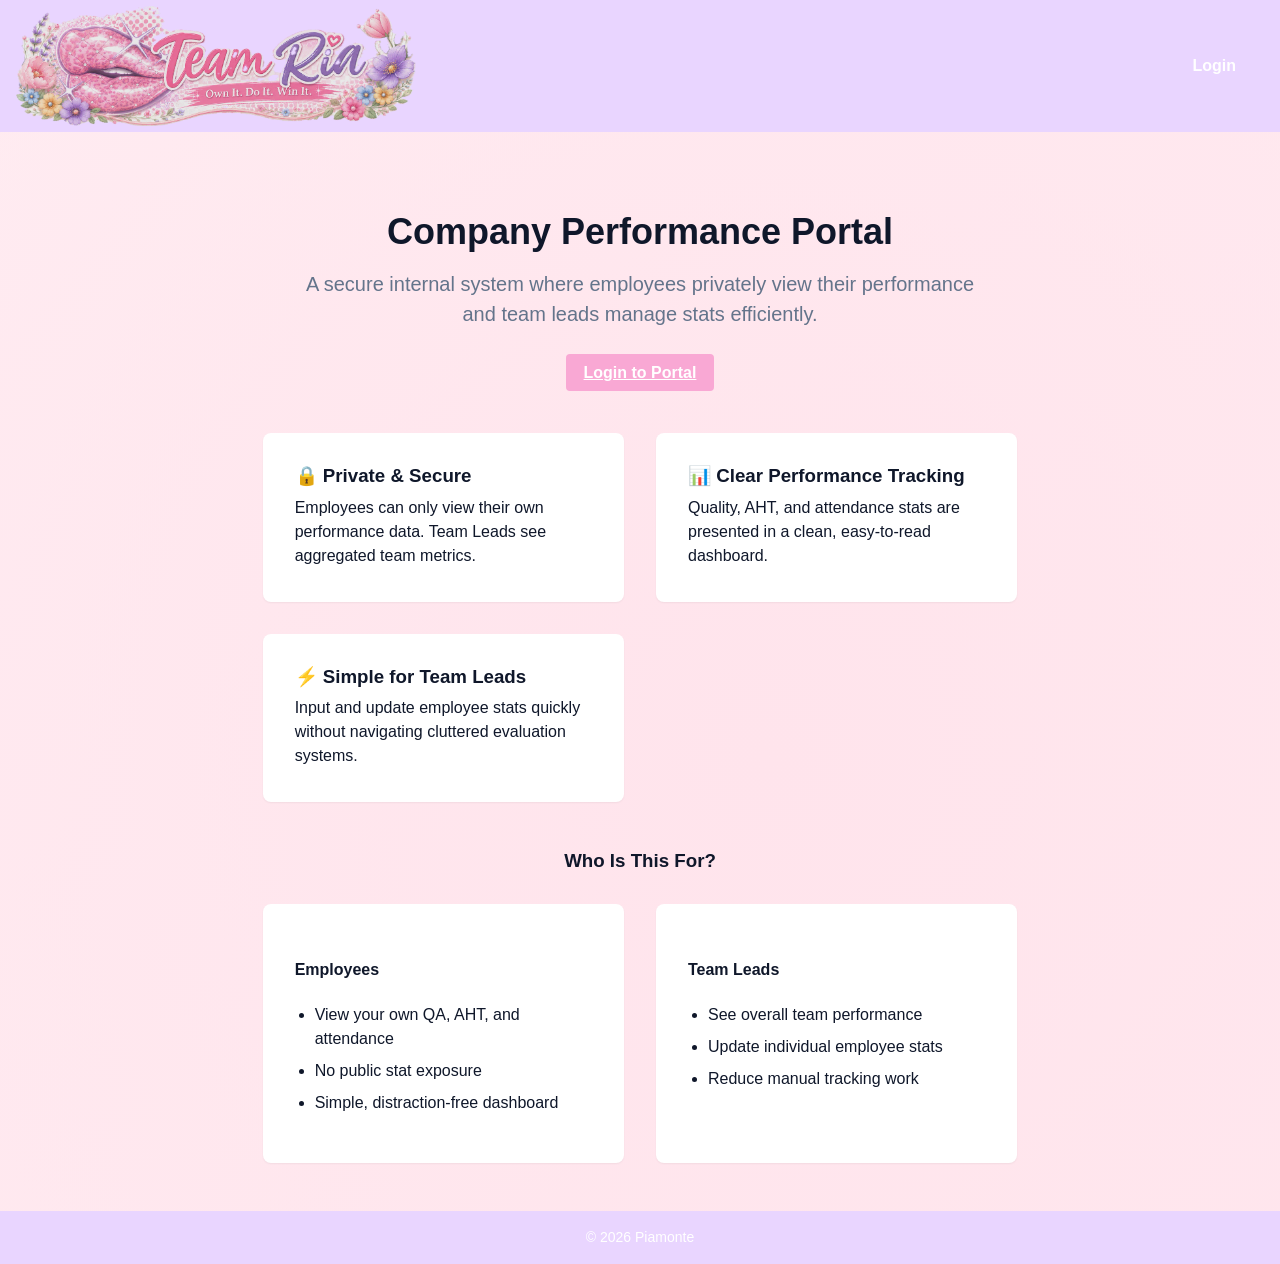
<file: index.html>
<!DOCTYPE html>
<html lang="en">
	<head>
		<meta charset="UTF-8">
		<meta name="viewport" content="width=device-width, initial-scale=1.0">
		<title>My First Website</title>
		<link rel="stylesheet" href="css/style.css">
	</head>
	<body>
		<div class="page-grid">
			<header>
				<div class="header-container">
					<!-- Navigation Practice for Header nav -->
					<h1 class="logo" ><a href="index.html"><img src="assets/logo.png"></a></h1>

					
					<nav>
						<ul>
    							<li>
      								<a href="login.html" class="login-link">Login</a>
    							</li>
  						</ul>
					</nav>

				</div>
			</header>
			
			<main class="homepage">

  				<!-- Hero Section -->
  				<section class="hero">
    					<h2>Company Performance Portal</h2>
    					<p class="hero-subtitle">
      						A secure internal system where employees privately view their performance
      						and team leads manage stats efficiently.
   					 </p>

   					<a href="login.html" class="nav-btn hero-btn">
     						 Login to Portal
					</a>
  				</section>

			<!-- Features Section -->
  			<section class="features">
   				<div class="feature-card">
      					<h3>🔒 Private & Secure</h3>
      						<p>
        						Employees can only view their own performance data.
        						Team Leads see aggregated team metrics.
      						</p>
    				</div>

    				<div class="feature-card">
      						<h3>📊 Clear Performance Tracking</h3>
     						<p>
        						Quality, AHT, and attendance stats are presented in a clean,
        						easy-to-read dashboard.
      						</p>
    				</div>

   				<div class="feature-card">
      						<h3>⚡ Simple for Team Leads</h3>
      						<p>
        						Input and update employee stats quickly without navigating
        						cluttered evaluation systems.
      						</p>
    				</div>
  			</section>

  			<!-- Role Preview -->
  			<section class="roles">
    				<h3>Who Is This For?</h3>

    				<div class="roles-grid">
      					<div class="role-card">
        					<h4>Employees</h4>
        						<ul>
          							<li>View your own QA, AHT, and attendance</li>
          							<li>No public stat exposure</li>
          							<li>Simple, distraction-free dashboard</li>
        						</ul>
      					</div>

      					<div class="role-card">
        					<h4>Team Leads</h4>
        						<ul>
          							<li>See overall team performance</li>
          							<li>Update individual employee stats</li>
          							<li>Reduce manual tracking work</li>
        						</ul>
      					</div>
				</div>
  			</section>

			</main>
	
			<footer>
				&copy; 2026 Piamonte
			</footer>
		</div>
	</body>
</html>
</file>
<file: css/style.css>
/* ----------- For practice delete after ------------------ */

.container {
	display: grid;
	grid-template-columns: repeat(auto-fit, minmax(200px,1fr));
	gap: 16px;
}

/*  Global */

/* ------- root blue print measure --------- */

:root {	
	/* ===================================================
    	 COLOR SYSTEM (Purpose-based, not random)
    	 =================================================== */

  	/* Brand / Action */
 	--color-primary: #E9D5FF;       /* Header, primary buttons */
 	--color-secondary: #F9A8D4;     /* Secondary UI elements */
  	--color-accent: #E9D5FF;        /* Hover, focus, highlights */

  	/* Backgrounds */
  	--color-bg-main: #FFF8F4;       /* Page background */
  	--color-bg-light: #ffffff;      /* Cards, sections, sidebars */
  	--color-bg-dark: #0f172a;       /* Optional dark sections */

  	/* Text */
  	--color-text-dark: #0f172a;     /* Main text */
  	--color-text-muted: #64748b;    /* Secondary text */
  	--color-text-light: #ffffff;    /* Text on dark backgrounds */


  	/* ===================================================
     	TYPOGRAPHY (Hierarchy, not randomness)
     	=================================================== */

  	--font-family-base: 'Nunito',  sans-serif;

  	--font-size-xs: 12px;
  	--font-size-sm: 14px;
  	--font-size-md: 16px;           /* Base body size */
  	--font-size-lg: 20px;
  	--font-size-xl: 28px;
  	--font-size-xxl: 36px;

  	--line-height-tight: 1.2;
  	--line-height-normal: 1.5;
  	--line-height-loose: 1.8;


  	/* ===================================================
    	 SPACING SYSTEM (One scale = visual rhythm)
    	 =================================================== */

 	--space-xs: 4px;
  	--space-sm: 8px;
  	--space-md: 16px;
 	--space-lg: 32px;
 	--space-xl: 48px;


 	 /* ===================================================
    	 BORDERS & RADIUS (Consistency)
    	 =================================================== */

  	--border-width-thin: 1px;
 	--border-width-medium: 2px;

 	--border-color-light: #e5e7eb;
  	--border-color-dark: #0f172a;

 	--radius-sm: 4px;
  	--radius-md: 8px;
  	--radius-lg: 12px;


  	/* ===================================================
    	 SHADOWS (Subtle depth, optional)
     	=================================================== */

  	--shadow-sm: 0 1px 2px rgba(0, 0, 0, 0.05);
  	--shadow-md: 0 4px 8px rgba(0, 0, 0, 0.1);


 	 /* ===================================================
    	 TRANSITIONS (Smooth, not flashy)
     	=================================================== */

  	--transition-fast: 0.15s ease-in-out;
  	--transition-normal: 0.3s ease-in-out;

}

/* ----------- box sizing ------------------*/


* {
  box-sizing: border-box;
}

/* ---------------- Section Grid Layout ------------- */

.page-grid {
	width: 100%;
	display: grid;
	min-height: 100vh;

	grid-template-rows: auto 1fr auto;
	grid-template-areas:
		"header"
		"main"
		"footer";
}

/* ----------------- Reponsive Layout --------------- */

@media (max-width: 768px) {
	.main-section1 {
		grid-template-columns: 1fr;
	}


.main-compare {
  flex-direction: column;   /* 🔥 STACK instead of side-by-side */
  gap: 20px;
}

.compare-center img {
  width: 140px; /* shrink image */
}

.compare-tooltip {
  min-width: 250px;
}


	
.header-container {
  display: flex;
  justify-content: space-between;
  align-items: center;

flex-direction: row;
    flex-wrap: wrap;
    gap: 8px;
}


.stats-grid {
    grid-template-columns: 1fr;
  }


.history-table {
  display: block;
  overflow-x: auto;
  width: 100%;
}






.rank-grid {
  display: flex;
  justify-content: center;
  flex-wrap: wrap;   /* 🔥 allows wrapping */
  gap: 20px;
}




.logo img {
    width: 180px; /* 🔥 key fix */
  }


.profile-pic {
    width: 40px;
    height: 40px;
  }



	
.dashboard {
    grid-template-columns: 1fr;
  }


 .dashboard-sidebar {

  padding: var(--space-lg);

  background: linear-gradient(
    180deg,
    #1e1b2e,
    #0f172a
  );

  border-right: 1px solid rgba(255,255,255,0.08);
font-family: 'Dancing Script', cursive;

  }


.dashboard-content {
    margin-top: 0;
    padding: 12px;
  }


.dashboard-sidebar ul li {
  position: relative;
  margin-bottom: 6px;
}











.dashboard-sidebar h3 {
  color: #fbcfe8;
  font-weight: 700;
  letter-spacing: 1px;
  
font-family: 'Pacifico', cursive !important;
  font-size: 24px;
  color: #fbcfe8;

  margin-bottom: 14px;
}








.stat-card {
    padding: 12px;
  }


}


@media (max-width: 480px) {
  .login-theme-toggle span {
    display: none;
  }
}


/* ------------- body itself ------------- */

body {
  margin: 0;
  font-family: var(--font-family-base);
  font-size: var(--font-size-md);
  line-height: var(--line-height-normal);
  color: var(--color-text-dark);

  overflow-x: hidden;

  background:
    radial-gradient(circle at 20% 20%, #ffe4ec 0%, transparent 40%),
    radial-gradient(circle at 80% 80%, #fbcfe8 0%, transparent 40%),
    linear-gradient(135deg, #fff1f5, #ffe4ec, #fce7f3);

  background-size: 300% 300%;
  animation: gradientMove 8s ease infinite;
}



@keyframes gradientMove {
  0% { background-position: 0% 50%; }
  50% { background-position: 100% 50%; }
  100% { background-position: 0% 50%; }
}





html, body {
  width: 100%;
  margin: 0;
  padding: 0;
}


/* Layout */

header {
	background-color: var(--color-primary);
	color: var(--color-text-light);
	padding: 6px 16px;
}

main:not(.dashboard) {
	margin-top: 30px;
}





.header-container {
  display: flex;
  justify-content: space-between;
  align-items: center;
}





footer {
  width: 100%;              /* 🔥 forces full stretch */
  padding: var(--space-md);
  text-align: center;

  background-color: var(--color-primary);
  color: var(--color-text-light);

  font-size: 14px;

  box-sizing: border-box;   /* 🔥 prevents shrink */

  
}






/* =====================
   Homepage
   ===================== */

.homepage {
  padding: var(--space-xl);
  max-width: 1100px;
  margin: 0 auto;
}

/* Hero */

.hero {
  text-align: center;
  margin-bottom: var(--space-xl);
}

.hero h2 {
  font-size: var(--font-size-xxl);
  margin-bottom: var(--space-md);
}

.hero-subtitle {
  font-size: var(--font-size-lg);
  color: var(--color-text-muted);
  max-width: 700px;
  margin: 0 auto var(--space-lg);
}

.hero-btn {
  padding: var(--space-sm) var(--space-lg);
  font-size: var(--font-size-lg);
}

/* Features */

.features {
  display: grid;
  grid-template-columns: repeat(auto-fit, minmax(260px, 1fr));
  gap: var(--space-lg);
  margin-bottom: var(--space-xl);
}

.feature-card {
  background-color: var(--color-bg-light);
  padding: var(--space-lg);
  border-radius: var(--radius-md);
  box-shadow: var(--shadow-sm);
}

.feature-card h3 {
  margin-bottom: var(--space-sm);
}

/* Roles */

.roles h3 {
  text-align: center;
  margin-bottom: var(--space-lg);
}

.roles-grid {
  display: grid;
  grid-template-columns: repeat(auto-fit, minmax(300px, 1fr));
  gap: var(--space-lg);
}

.role-card {
  background-color: var(--color-bg-light);
  padding: var(--space-lg);
  border-radius: var(--radius-md);
  box-shadow: var(--shadow-sm);
}

.role-card ul {
  padding-left: 20px;
}

.role-card li {
  margin-bottom: var(--space-sm);
}

.dashboard-sidebar ul {
  list-style: none;
  padding-left: 0;
  margin: 0;
}

.dashboard-sidebar li {
  list-style: none;
}

/* --------------- buttton -------------- */

button {
	outline: none;
	border: none;
	background: none;
}

button:focus-visible {
	outline: 2px solid var(--color-accent);
	outline-offset: 2px;
}

/* --------- dashboard -----------*/
.dashboard {
	display: grid;
	grid-template-columns: 250px 1fr;
	min-height: calc(100vh - 80px);
}

.dashboard-sidebar {
	padding: var(--space-lg);
	border-right: 1px solid var(--border-color-light); 
	font-family: 'Dancing Script', cursive;
}

.dashboard-sidebar nav li{
	display: block;
	margin-bottom: var(--space-sm);
}

.dashboard-content {
	background-color: var(--color-bg-main);
	border-radius: var(--radius-lg);
	padding: var(--space-xl);
	margin-top: 10px;
}

.dashboard-content h3 {

	margin-top: var(--space-md);
	padding-bottom: var(--space-xs);
	border-bottom:1px solid var(--border-color-light);
}



.dashboard-sidebar h3 {
  font-family: 'Pacifico', cursive !important;

  font-size: 26px;
  color: #fbcfe8;
  letter-spacing: 1px;

  margin-bottom: 14px;
}





.logo {
  margin: 0;
  display: flex;
  align-items: center;
}




.logo img {
  height: auto;
  width: 400px;
  display: block;
}




/* ---------------- Toggle (+) Button ---------------- */

.toggle-btn {
  display: flex;
  align-items: center;
  justify-content: center;

  width: 28px;
  height: 28px;

  font-size: 18px;
  font-weight: bold;

  border-radius: 50%;
  cursor: pointer;

  background-color: var(--color-primary);
  color: var(--color-text-light);

  transition:
    background-color 0.2s ease,
    transform 0.3s ease;
}

.toggle-btn:hover {
  background-color: var(--color-accent);
  transform: scale(1.05);
}

.toggle-btn:active {
  transform: scale(0.95);
}


/* ✅ Smooth dropdown animation */
#register-body {
  transition: all 0.3s ease;
}



/* ✅ When active (open) */
.toggle-btn.active {
  transform: rotate(180deg);
}


#register-body {
  max-height: 0;
  overflow: hidden;
  transition: max-height 0.3s ease;
}

#register-body.open {
  max-height: 600px; /* adjust if needed */
}



/* =====================
   Theme Switch Toggle
   ===================== */

.theme-switch {
  position: relative;
  display: inline-block;
  width: 52px;
  height: 28px;
}

.theme-switch input {
  opacity: 0;
  width: 0;
  height: 0;
}

.theme-switch .slider {
  position: absolute;
  cursor: pointer;
  inset: 0;
  background-color: #cbd5f5;
  border-radius: 999px;
  transition: background-color 0.25s ease;
}

.theme-switch .slider::before {
  content: "";
  position: absolute;
  height: 22px;
  width: 22px;
  left: 3px;
  top: 3px;
  background-color: white;
  border-radius: 50%;
  transition: transform 0.25s ease;
}

/* ✅ Checked = Dark Mode */
.theme-switch input:checked + .slider {
  background-color: var(--color-primary);
}

.theme-switch input:checked + .slider::before {
  transform: translateX(24px);
}


.theme-switch .slider::after {
  content: "🌙";
  position: absolute;
  right: 6px;
  top: 4px;
  font-size: 12px;
}

.theme-switch input:checked + .slider::after {
  content: "☀️";
  left: 6px;
  right: auto;
}


/* ===========================
   🌙 DARK MODE - CALENDAR
   =========================== */


/* CONTAINER */
body.dark .calendar-container {
  
background: linear-gradient(
    135deg,
    #1e1b2e,
    #312e48,
    #4c1d3a
  );

  border: 1px solid #7c3aed;

  box-shadow: 0 8px 30px rgba(0,0,0,0.6);
}

body.dark .dashboard-sidebar {
  background: linear-gradient(
    180deg,
    #1e1b2e,
    #0f172a
  );

  border-right: 1px solid rgba(255,255,255,0.08);

  box-shadow: 4px 0 20px rgba(0,0,0,0.35);
}


/* HEADER (Sunday–Saturday) */
body.dark .calendar-header {
  font-size: 16px;
  font-weight: 700;

  color: #f472b6; /* stronger pink */

  border-bottom: 1px solid #334155;
}


/* Grid background stays transparent */
body.dark .calendar-grid {
  background: transparent;
}


/* DAY CARDS */
body.dark .calendar-day {
  background: linear-gradient(
    145deg,
    #1e293b,
    #0f172a
  );

  border: 1px solid #334155;

  border-radius: 12px;
  padding: 10px;
  min-height: 120px;

  box-shadow: 0 4px 14px rgba(0,0,0,0.6);

  transition: 0.2s ease;
}



/* HOVER */
body.dark .calendar-day:hover {
  transform: translateY(-4px);
  box-shadow: 0 8px 22px rgba(244,114,182,0.25);
}



/* DATE NUMBER (IMPORTANT) */
body.dark .calendar-day strong {
  font-size: 16px;
  color: #f472b6; /* ✅ make it POP */
  font-weight: 700;
}



/* ENTRY TEXT */
body.dark .calendar-entry {
  font-size: 13px;
  font-weight: 600;

  padding: 5px 8px;
  border-radius: 8px;
}


/* ✅ APPROVED */
body.dark .calendar-entry.approved {
  background-color: rgba(34,197,94,0.2);
  color: #4ade80; /* ✅ brighter green */
}




/* ⏳ PENDING */
body.dark .calendar-entry.pending {
  background-color: rgba(250,204,21,0.2);
  color: #fde047; /* ✅ FIX: brighter yellow */
}



/* ❌ REJECTED */
body.dark .calendar-entry.denied {
  background-color: rgba(239,68,68,0.2);
  color: #f87171; /* ✅ FIX: softer red */
}






body.dark .styled-select {
  background: linear-gradient(145deg, #1e293b, #0f172a);
  color: #f472b6;
  border-color: #334155;
  box-shadow: 0 4px 10px rgba(0,0,0,0.4);
}

body.dark .styled-select:hover {
  box-shadow: 0 6px 16px rgba(236,72,153,0.3);
}

body.dark .styled-select:focus {
  box-shadow: 0 0 0 3px rgba(236,72,153,0.3);
}



body.dark .tab-btn {
  color: #94a3b8; /* muted light gray */
}

body.dark .tab-btn.active {
  background: #f9a8d4;  /* keep pink */

  /* ✅ FORCE DARK TEXT */
  color: #0f172a;  

  box-shadow: 0 0 12px rgba(244,114,182,0.5);
}




/* ------------------ Sidebar Admin Panel -------------------- */

.dashboard-sidebar h4 {
	margin-top: var(--space-lg);
	margin-bottom: var(--space-md);
	font-size: var(--font-size-md);
}

#register-employee-panel {
	background-color: var(--color-bg-light);
	padding: var(--space-md);
	border-radius: var(--radius-md);
	box-shadow: var(--shadow-sm);
}

.stats-grid {
	display: grid;
	grid-template-columns: repeat(auto-fit, minmax(220px, 1fr));
	gap:var(--space-md);
	margin-top: var(--space-lg);
}

/* -------------- What's New --------------- */


.bulletin-item {
  padding: 12px;
  border-bottom: 1px solid var(--border-color-light);
}

.bulletin-item:last-child {
  border-bottom: none;
}


/* ---------------- All texts ---------- */
h1, h2, h3 {
	line-height: var(--line-height-tight);
	margin-top: 0;
}

p {
	margin: 6px 0 2px;   /* ✅ tighter + controlled */
	color: var(--color-text-dark);
}

/* Component */


/* ----------- STAT CARDS --------------- */

.stat-card {
	background-color: var(--color-bg-light);
	padding: var(--space-lg);
	border-radius: var(--radius-md);
	box-shadow: var(--shadow-sm);
	display: flex;
	flex-direction: column;
	gap: var(--space-sm);
	border: 1px solid var(--border-color-light); /* ✅ ADD THIS */
	transition: transform var(--transition-fast),
		    box-shadow var(--transition-fast);
}



.stat-card:hover {
	transform: translateY(-4px);
	box-shadow: var(--shadow-md);
}

.stat-label {
	font-size: var(--font-size-sm);
	color: var(--color-text-muted);
	text-transform: uppercase;
	letter-spacing: 0.05em;
	margin: 0;
}

.stat-value {
	font-size: var(--font-size-xl);
	font-weight: bold;
	color: var(--color-primary);
	margin: 0;
}

.card {
	background: white;
	padding: 20px;
	text-align: center;
	font-weight: bold;
}

.content-paragraph1 {
	padding: 20px;
	background-color: #f9f9f9;
	margin-bottom: 20px;
	grid-area: content;
}

/* --------------------- chart toggle -------------- */


.chart-toggle {
  display: flex;
  gap: 8px;
}

.chart-toggle button {
  padding: 6px 12px;
  font-size: 14px;
  opacity: 0.6;
}

.chart-toggle button.active {
  opacity: 1;
  background-color: var(--color-accent);
}


/* --------------- stat-card table --------------- */

.history-table {
	width: 100%;
	border-collapse: collapse;
	font-size: var(--font-size-sm);
}

.history-table th, .history-table td {
	padding: 10px;
	text-align: center;
	border-bottom: 1px solid var(--border-color-light);
}

.history-table th {
	color: var(--color-text-muted);
	font-weight: bold;
	text-transform: uppercase;
	font-size: 12px;
}

.history-table tr:last-child td {
	border-bottom: none;
}

/* ----------------- Header formats ----------- */
header nav {
	display: flex;
	align-items: center;
	justify-content: space-between;
}

.nav-left{
	display: flex;
	gap: 20px;
}



header h1 {
	color: var(--color-text-light);
	text-decoration: none;
}

header h1 a {
	text-decoration: none;
	color: var(--color-text-light);
}

header nav a {
	color: var(--color-text-light);
	text-decoration: none;
	font-weight: bold;
	padding: var(--space-xs) var(--space-sm);
	border-radius: var(--radius-sm);
	font-size: var(--font-size-md);
	transition: background-color var(--transition-fast), color var(--transition-fast);
}

header nav a:hover {
	background-color: rgba(255, 255, 255, 0.15);
	color: var(--color-text-light);
}


.nav-right {
  display: flex;
  align-items: center;
  gap: 12px;
  position: relative; /* ✅ helps dropdown positioning */
}


.profile-container {
  position: relative; /* ✅ anchor for dropdown */
}

.profile-pic {
  width: 100px;
  height: 100px;
  border-radius: 50%;
  object-fit: cover;
  cursor: pointer;
  transition: transform 0.2s ease;
}

.profile-pic:hover {
  transform: scale(1.05);
}


.menu-icon {
  font-size: 22px;
  background: none;
  border: none;
  cursor: pointer;
  padding: 6px 10px;
  border-radius: 8px;
}

.menu-icon:hover {
  background: rgba(0, 0, 0, 0.08);
}


.dropdown {
  position: absolute;
  top: 50px;
  right: 0;
  background: white;
  border-radius: 10px;
  padding: 10px;
  min-width: 160px;
  box-shadow: 0 5px 15px rgba(0,0,0,0.2);
  display: flex;
  flex-direction: column;
  gap: 8px;
  z-index: 1000;

 opacity: 0;
  transform: translateY(-5px);
  pointer-events: none;
  transition: all 0.2s ease;

}


.profile-container .dropdown {
  right: 0;
}





.dropdown-item {
  display: flex;
  align-items: center;
  justify-content: space-between;
  padding: 8px 12px;
  cursor: pointer;
  border-radius: 6px;
  width: 100%;
  font-size: 14px;
  background: none;
  border: none;
}


.dropdown-item:hover {
  background: rgba(0, 0, 0, 0.08);
}

.dropdown-item.danger {
  color: red;
}



.dropdown:not(.hidden) {
  opacity: 1;
  transform: translateY(0);
  pointer-events: auto;
}



/* ---------- end of header nav ----------- */


/* =====================
   Login Theme Toggle
   ===================== */

.login-theme-toggle {
  display: flex;
  align-items: center;
  gap: 10px;
}

.login-theme-toggle span {
  color: var(--color-text-light);
  font-size: var(--font-size-sm);
}


.login-error {
  color: #dc2626;
  font-weight: 600;
  text-align: center;
  margin-top: 10px;
}

.menu-btn {
  width: 100%;
  padding: 10px 16px;

  display: flex;
  align-items: center;
  gap: 10px;

  border-radius: 20px; /* ✨ softer */

  color: #f8fafc;

  font-weight: 500;

  transition: all 0.25s ease;
}



.menu-btn:hover span,
.menu-btn:hover {
  text-shadow: 0 0 6px rgba(249,168,212,0.4);
}



.menu-btn:hover {
  background: linear-gradient(
    145deg,
    rgba(249,168,212,0.25),
    rgba(244,114,182,0.15)
  );

  transform: translateX(6px) scale(1.02);

  box-shadow: 0 6px 18px rgba(249,168,212,0.3);
}






.menu-btn.active {
  background: linear-gradient(145deg, #fbcfe8, #f9a8d4);

  color: #1e1b2e;
  font-weight: 600;

   font-family: 'Pacifico', cursive !important;

  box-shadow:
    0 10px 25px rgba(249,168,212,0.6),
    0 0 12px rgba(249,168,212,0.5);

  transform: scale(1.05);
  letter-spacing: 0.5px;
}




.menu-btn.active::after {
  content: " 💖";
  margin-left: auto;
}







/* ============= Ranking ====================== */

.ranking-container {
  text-align: center;
  margin-top: 30px;
}




.rank-img {
  width: 100%;   /* ✅ more balanced */
  height: auto;
  border-radius: 0; /* ✅ remove circle */
  border: none;
  object-fit: contain;
}


#rank-qa-img .rank-img {
  width: 150px;   /* ✅ specifically shrink QA */
}


#rank-aht-img {

  display: flex;
  justify-content: center;
  align-items: center;



}


#rank-aht-img img {
  display: block;
  margin: 0 auto;

}




.rank-grid {
  display: flex;
  justify-content: center;
  gap: 30px;
}

.rank-item {

  width: 260px;   /* ✅ forces equal column width */
  display: flex;
  flex-direction: column;
  align-items: center;

  gap: 6px;   /* ✅ uniform vertical spacing */
}


.rank-img-small {
  
width: 110px;   /* ✅ smaller + balanced */
  height: auto;

  border-radius: 0;
  border: none;
  object-fit: contain;
}


.rank-center {
  position: relative;
  display: flex;
  flex-direction: column;
  align-items: center;
  margin-bottom: 20px;
}


.rank-center img {
  max-height: 320px;
}
















.main-navigation {
	background-color: var(--color-bg-light);
	grid-area: sidebar;
}

.main-section1 {
	display: grid;
	grid-template-columns: 2fr 1fr;
	grid-template-areas: "content sidebar";
	gap: 30px;
}

/* ------------- Nav Ul List design -----------------*/

nav ul {
	list-style: none;
	margin: 0;
	padding: 0;
}

nav li {
	display: inline-block;
	margin-right: 20px;
}

main nav a {
	text-decoration: none;
	color: black;
	font-weight: bold;
	padding: 8px 12px;
}

nav a:hover {
	color: var(--color-accent);
}

/* ---------- Nav Position --------------*/

.nav-flex {
	display: flex;
	justify-content: space-between;
	align-items: center;
}

.nav-links {
	display: flex;
	gap: 20px;
}




/* ---------- nav button --------- */

.nav-btn {
	background-color: var(--color-secondary);
	color: var(--color-text-light);
	border: none;
	border-radius: var(--radius-sm);
	font-weight: bold;
	font-size: var(--font-size-md);
	cursor: pointer;
        padding: 10px 18px;
	transition: background-color var(--transition-fast), color var(--transition-fast);
}

.nav-btn:hover {
	background-color: var(--color-accent);
	color: var(--color-text-light);
}

.nav-btn:active {
	transform: scale(0.97);
}


.nav-btn:disabled {
	background-color: gray;
	cursor: not-allowed;
	opacity: 0.6;
}

/* -------------------- Button Intent System -------------------- */

/* Primary - main action (Save Stats) */

.btn-primary {
	background-color: var(--color-primary);
	color: var(--color-text-light);
}

.btn-primary:hover {
	background-color: var(--color-accent);
}

/* Secondary - preferences (Theme toggle) */
.btn-secondary {
	background-color: transparent;
	color: var(--color-text-light);
	border: 1px solid rgba(255, 255, 255, 0.4);
}

.btn-secondary:hover {
	background-color: rgba(255, 255, 255, 0.15);
}

/* Destructive - logout */
.btn-danger {
	background-color: transparent;
	color: #fecaca; /* soft red */	
}

.btn-danger:hover {
	background-color: #dc2626;
	color:white;
}

/* ------------------- logout button stop highlighting ------------------ */

.logout-btn {
	background-color: transparent;
	color: var(--color-text-light);
}

.logout-btn:focus-visible {
	outline: 2px solid #dc2626; /* red = destructive */
}

/* -------------- Team Lead Panel ----------------------- */
.tl-input-panel {
	background-color: var(--color-bg-light);
	padding: var(--space-lg);
	border-radius: var(--radius-lg);
	box-shadow: var(--shadow-sm);
}


/* -------- End of nav button appearance ------- */

.section1-div {
	padding: 40px;
}
/* =====================
   Utilities
   ===================== */

/* ---------- Spacing ---------- */

/* Margin Top */
.mt-5  { margin-top: 5px; }
.mt-10 { margin-top: 10px; }
.mt-20 { margin-top: 20px; }
.mt-40 { margin-top: 40px; }

/* Margin Bottom */
.mb-5  { margin-bottom: 5px; }
.mb-10 { margin-bottom: 10px; }
.mb-20 { margin-bottom: 20px; }
.mb-40 { margin-bottom: 40px; }

/* Margin Left / Right */
.ml-10 { margin-left: 10px; }
.mr-10 { margin-right: 10px; }

/* Padding */
.p-5  { padding: 5px; }
.p-10 { padding: 10px; }
.p-20 { padding: 20px; }
.p-40 { padding: 40px; }

/* Padding X / Y */
.px-10 {
  padding-left: 10px;
  padding-right: 10px;
}

.px-20 {
  padding-left: 20px;
  padding-right: 20px;
}

.py-10 {
  padding-top: 10px;
  padding-bottom: 10px;
}

.py-20 {
  padding-top: 20px;
  padding-bottom: 20px;
}


/* ---------- Text & Alignment ---------- */

.text-left   { text-align: left; }
.text-center { text-align: center; }
.text-right  { text-align: right; }

.fw-bold { font-weight: bold; }
.fw-normal { font-weight: normal; }


/* ---------- Visibility ---------- */

.hidden {
  display: none !important;
}

.visible {
  display: block;
}


/* ---------- Width & Layout ---------- */

.w-100 {
  width: 100%;
}

.max-w-600 {
  max-width: 600px;
}

.max-w-800 {
  max-width: 800px;
}


/* ---------- Backgrounds & Colors ---------- */

.bg-light {
  background-color: #f2f2f2;
}

.bg-white {
  background-color: #ffffff;
}

.bg-dark {
  background-color: #333;
}

.text-muted {
  color: var(--color-text-muted);
}

.text-light {
  color: #fff;
}


/* ---------- Borders & Radius ---------- */

.border {
  border: 1px solid #ccc;
}

.border-dark {
  border: 1px solid #333;
}

.rounded {
  border-radius: 4px;
}

.rounded-lg {
  border-radius: 8px;
}


/* ---------- Cursor & Interaction ---------- */

.cursor-pointer {
  cursor: pointer;
}


/* ---------- Debug (Temporary Use Only) ---------- */

.debug {
  outline: 2px solid red;
}



/* ------------------------------- LOGIN PAGE-----------------------*/
.login-page {
	display: flex;
	justify-content: center;
	align-items: center;
}

.login-card {
	  background: rgba(255,255,255,0.7);
  backdrop-filter: blur(14px);
	padding: var(--space-xl);
	border: 1px solid rgba(255,255,255,0.5);

	
 box-shadow:
    0 20px 60px rgba(244,114,182,0.3),
    0 0 40px rgba(249,168,212,0.3);

	width: 100%;
	max-width: 400px;
	border-radius: 18px;
	animation: fadeUp 0.4s ease;
        position: relative;
	overflow: visible;
	box-shadow:
    0 12px 30px rgba(244,114,182,0.2),
    0 0 40px rgba(249,168,212,0.25); /* new glow */

    z-index: 1;
}

.login-card input:focus {
  background-image: url("data:image/svg+xml,%3Csvg width='20' height='20' fill='%23ec4899' viewBox='0 0 20 20'%3E%3Ccircle cx='10' cy='10' r='3'/%3E%3C/svg%3E");
  background-repeat: no-repeat;
  background-position: right 10px center;
  box-shadow:
    0 0 0 3px rgba(236,72,153,0.25),
    0 0 15px rgba(244,114,182,0.4);
transform: scale(1.02);
}

.logic-card, h2 {
	margin-bottom: var(--space-md);
	text-align: center;
}

.login-card::before,
.login-card::after {
  content: "🌸 🌺 🌷";
  position: absolute;
  font-size: 18px;
  opacity: 0.6;
  animation: floatFlowerSoft 6s infinite ease-in-out;
}

.login-card::before {
  content: "🌸 🌺 🌷 🌼";
  position: absolute;
  top: -30px;
  left: -30px;

  font-size: 22px;
  opacity: 0.6;

  animation: floatSide 5s ease-in-out infinite;
}

.login-card::after {
  content: "🌸 🌸 🌷";
  position: absolute;
  bottom: -30px;
  right: -30px;

  font-size: 20px;
  opacity: 0.6;

  animation: floatSide 6s ease-in-out infinite;
}

.login-card .flower-decor {
  position: absolute;
  font-size: 26px;
  opacity: 0.7;
}

.flower-top-left {
  top: 10px;
  left: 10px;
}

.flower-bottom-right {
  bottom: 10px;
  right: 10px;
}

@keyframes floatFlowerSoft {
  0%   { transform: translateY(0); }
  50%  { transform: translateY(-10px); }
  100% { transform: translateY(0); }
}

@keyframes floatSide {
  0% { transform: translateY(0); }
  50% { transform: translateY(-12px); }
  100% { transform: translateY(0); }
}


/* Form */

.form-group {
	display: flex;
	flex-direction: column;
	margin-bottom: var(--space-md);
}

label {
	font-weight: bold;
	margin-bottom: var(--space-xs);
}

input {
	padding: var(--space-sm);
	border: 1px solid var(--border-color-light);
	border-radius: var(--radius-sm);
	font-size: var(--font-size-md);
}


/* =====================
   Inline Validation
   ===================== */

input.invalid {
  border-color: #dc2626;
}

input.valid {
  border-color: #22c55e;
}

.field-error {
  font-size: var(--font-size-sm);
  color: #dc2626;
  min-height: 1em;
  margin-top: var(--space-xs);
}


/* Fake login button */

.login-btn {
	display: block;
	text-align: center;
	background-color: var(--color-primary);
	color: var(--color-text-light);
	padding: var(--space-sm);
	border-radius: var(--radius-sm);
	text-decoration: none;
	font-weight: bold;
	transition: var(--transition-fast);
}

.login-btn:hover {
	background-color: var(--color-accent);
}

/* ======================
	Dark Theme
 ====================== */

body.dark {
	--color-bg-main: #0f172a;
	--color-bg-light: #1e293b;

	--color-text-dark: #e5e7eb;
	--color-text-muted: #94a3b8;

	--color-primary: #FBCFE8;
}

body.dark .btn-danger.nav-btn:hover {
	background-color: #0ea5e9; /* slightly darker than primary */
	color: #0f172a;
}

body.dark .btn-secondary {
	border-color: rgba(255, 255, 255, 0.3);
	color: var(--color-text-dark);
}

body.dark .btn-danger {
	color: #7f1d1d; /* deep red */
}


/* ======================
   Dark Theme Fix (END)
   ====================== */

body.dark .btn-danger:hover {
  background-color: #0ea5e9;
  color: #0f172a;
}


body.dark .toggle-btn {
  background-color: var(--color-primary);
  color: #0f172a; /* dark text for contrast on light accent */
}




/* =====================
   Theme Switch – Dark Mode Contrast Fix
   ===================== */



body.dark .theme-switch input:checked + .slider {
  background-color: #0f172a; /* strong contrast against header */
  border: 1px solid rgba(255,255,255,0.4);

}


body.dark .theme-switch .slider {
  background-color: #1e293b;
  border: 1px solid rgba(255,255,255,0.25);
  box-shadow:
    inset 0 0 0 1px rgba(255,255,255,0.15);
}


body.dark .theme-switch .slider::before {
  background-color: #f8fafc; /* near-white thumb */
}


.theme-switch input:focus-visible + .slider {
  outline: 2px solid var(--color-accent);
  outline-offset: 3px;
}


.theme-switch .slider {
  box-shadow: 0 2px 6px rgba(0,0,0,0.25);
}


body.dark .theme-switch .slider::before {
  background-color: #f9fafb;
}




body.dark .dropdown-item:hover {
  background-color: rgba(255, 255, 255, 0.08);
}



/* ✅ Sidebar buttons dark mode fix */
body.dark .menu-btn {
  color: var(--color-text-dark);
}


body.dark .menu-btn.active {
  background-color: var(--color-primary);
  color: #0f172a; /* dark text for contrast */
}


body.dark .dropdown {
  background: #1e293b;
}


body.dark .dropdown-item {
  color: #e5e7eb;
}



/* ✅ Fix LIGHT MODE readability for theme toggle */
body:not(.dark) .theme-toggle-wrapper span {
  color: #0f172a; /* strong dark text */
  font-weight: 600;
}


/* ✅ QA Sub Boxes (TL View) */


.sub-box {
  background: rgba(0,0,0,0.03);
  padding: 10px;
  border-radius: 8px;
  text-align: center;
}

.sub-label {
  font-size: 12px;
  color: var(--color-text-muted);
  margin-bottom: 4px;
}

.sub-value {
  font-size: 16px;
  font-weight: bold;
}

/* ✅ LIGHT MODE SIDEBAR FIX */
body:not(.dark) .dashboard-sidebar {
  background: #ffffff; /* clean white */
  border-right: 1px solid var(--border-color-light);
  box-shadow: 4px 0 20px rgba(0,0,0,0.05);
}


body:not(.dark) .dashboard-sidebar ul li {
  color: #334155; /* ✅ FIX bullet + text */
}



body:not(.dark) .dashboard-sidebar h3 {
  font-family: 'Pacifico', cursive !important;

  color: #db2777;
  font-size: 26px;
}


body:not(.dark) .menu-btn {
  color: #334155; /* ✅ DARK TEXT (FIXES VISIBILITY) */
  font-weight: 600;
  background: transparent;
}


/* ✅ icons/emojis visibility */
body:not(.dark) .menu-btn span,
body:not(.dark) .menu-btn {
  opacity: 1;
}


/* ✅ hover */
body:not(.dark) .menu-btn:hover {
  background: rgba(236, 72, 153, 0.08);
  color: #db2777;
}

/* ✅ active */
body:not(.dark) .menu-btn.active {
  background: linear-gradient(145deg, #fbcfe8, #f9a8d4);
  color: #1e1b2e;
}


/* 🌙 DARK MODE MODAL */




/* ✅ Avatar Stack (Ranking UI) */




.avatar-stack {
  display: flex;
  flex-direction: column;   /* 🔥 THIS IS THE FIX */
  align-items: center;
  gap: 0;   /* ✅ proper spacing between rows */
 
}




.avatar-row {
  display: flex;
  justify-content: center;
 gap: 8px;   /* ✅ adds breathing space */
}


.avatar-row:nth-child(2) {
  margin-top: -8px;
}

.avatar-row:nth-child(3) {
  margin-top: -14px;
}



.rank-item span {
  display: block;
  text-align: center;
  max-width: 250px;
  word-wrap: break-word;
  
  margin-top: 2px;
  line-height: 1.3;

}




.avatar-stack .avatar {
  


 
  width: 100px;
  height: 100px;




 
  flex-shrink: 0;   /* ✅ PREVENT shrinking */
  
object-fit: cover;
object-position: center top;



   margin-left: -15px; /* ✅ stronger overlap = connected arms effect */

  transition: transform 0.2s ease;
}

.avatar-stack .avatar:first-child {
  margin-left: 0;
}


.pyramid {
  display: flex;
  flex-direction: column;
  align-items: center;
  gap: 6px;
}


.pyramid-row {
  display: flex;
  justify-content: center;
}

.row-top {
  max-width: 60px;    /* 1 avatar */
}

.row-middle {
  max-width: 140px;   /* 2-3 avatars */
}

.row-bottom {
  max-width: 220px;   /* 3-4 avatars */
}






/* ✅ hover effect */
.avatar-stack .avatar:hover {

 transform: scale(1.1) translateY(-6px);
  z-index: 20;

}





/* 🌸 GIRLY ROSE BACKGROUND */
.calendar-container {
  width: 100%;

  background: linear-gradient(
    135deg,
    #fff1f5 0%,   /* very light blush */
    #ffe4ec 40%,
    #fce7f3 100%  /* soft rose pink */
  );

  border-radius: 16px;
  padding: 20px;

  box-shadow: 
    0 10px 30px rgba(236,72,153,0.15); /* pink glow */

  border: 1px solid #fbcfe8;
}




/* 🌸 HEADER DAYS */
.calendar-header {
  display: grid;
  grid-template-columns: repeat(7, 1fr);
  text-align: center;
  font-weight: 700;
  font-size: 16px; /* ✅ bigger */
  color: #db2777; /* stronger pink */
  margin-bottom: 12px;
  padding-bottom: 10px;
  border-bottom: 2px solid #fbcfe8;
}


.calendar-header div {
  font-size: 14px;
}


/* 🌸 GRID */
.calendar-grid {
  display: grid;
  grid-template-columns: repeat(7, 1fr);
  gap: 14px;
}



/* 🌸 DAY CARD */

.calendar-day {
  background: rgba(255, 255, 255, 0.75); /* semi-transparent white */

  backdrop-filter: blur(6px); /* 🔥 glass effect */

  border-radius: 12px;
  padding: 10px;

  border: 1px solid #fbcfe8;

  box-shadow: 0 4px 12px rgba(236,72,153,0.1);

  min-height: 120px;
}





/* hover */
.calendar-day:hover {
  transform: translateY(-4px);
  box-shadow: 0 8px 18px rgba(0,0,0,0.1);
}



/* 📅 DATE NUMBER */
.calendar-day strong {
  display: block;
  font-size: 16px; /* ✅ bigger */
  color: #111827; /* ✅ dark readable */
  margin-bottom: 6px;
}



/* 🌸 ENTRY TEXT */
.calendar-entry {
  font-size: 13px; /* ✅ increased */
  padding: 5px 8px;
  border-radius: 8px;
  margin-top: 4px;
  font-weight: 600;
}



/* ✅ APPROVED */
.calendar-entry.approved {
  background-color: #dcfce7;
  color: #166534; /* darker green */
}



/* ⏳ PENDING */
.calendar-entry.pending {
  background-color: #fef3c7;
  color: #92400e; /* darker yellow/brown */
}


/* ❌ REJECTED */
.calendar-entry.denied {
  background-color: #fee2e2;
  color: #991b1b; /* darker red */
}






/* 🌸 GIRLY DROPDOWN */

.styled-select {
  width: 220px;
  padding: 10px 12px;

  font-size: 14px;
  font-weight: 600;

  border-radius: 12px;
  border: 1px solid #fbcfe8;

  background: linear-gradient(145deg, #fff, #fff0f6);
  color: #db2777; /* pink text */

  cursor: pointer;

  box-shadow: 0 4px 10px rgba(249,168,212,0.2);

  transition: all 0.2s ease;
}

/* 🌸 hover */
.styled-select:hover {
  box-shadow: 0 6px 14px rgba(249,168,212,0.4);
  transform: translateY(-2px);
}

/* 🌸 focus */
.styled-select:focus {
  outline: none;
  border-color: #ec4899;
  box-shadow: 0 0 0 3px rgba(236,72,153,0.25);
}

/* 🌸 dropdown arrow customization */
.styled-select {
  appearance: none;
  -webkit-appearance: none;
  -moz-appearance: none;

  background-image: url("data:image/svg+xml;charset=UTF-8,%3Csvg width='20' height='20' fill='%23ec4899' viewBox='0 0 20 20' xmlns='http://www.w3.org/2000/svg'%3E%3Cpath d='M5.23 7.21a.75.75 0 0 1 1.06.02L10 10.94l3.71-3.7a.75.75 0 1 1 1.06 1.06l-4.24 4.25a.75.75 0 0 1-1.06 0L5.21 8.29a.75.75 0 0 1 .02-1.08z'/%3E%3C/svg%3E");

  background-repeat: no-repeat;
  background-position: right 10px center;
  background-size: 18px;

  padding-right: 40px;
}


.calendar-day.empty {
  background: transparent;
  border: none;
  box-shadow: none;
  cursor: default;
}



/* ===========================
   🌸 QA MINI BOXES (LIGHT MODE)
   =========================== */

.qa-sub-grid {
  display: grid;
  grid-template-columns: 1fr 1fr;
  gap: 10px;
  margin-top: 12px;
}



/* Main box */
.sub-box {
  background: linear-gradient(
    145deg,
    #ffffff,
    #fff0f6
  );

  padding: 14px;
  border-radius: 14px;

  text-align: center;

  border: 1px solid #fbcfe8;

  box-shadow: 
    0 6px 16px rgba(236,72,153,0.15),
    inset 0 1px 0 rgba(255,255,255,0.6);

  transition: all 0.25s ease;
  cursor: default;
}

/* hover glow */
.sub-box:hover {
  transform: translateY(-4px) scale(1.03);

  box-shadow:
    0 12px 26px rgba(236,72,153,0.25),
    0 0 12px rgba(244,114,182,0.25);
}

/* label */
.sub-label {
  font-size: 12px;
  color: #9f1239; /* deeper pink */
  font-weight: 600;
  margin-bottom: 6px;
  letter-spacing: 0.3px;
}

/* number (VERY IMPORTANT) */
.sub-value {
  font-size: 22px; /* 🔥 BIGGER */
  font-weight: 800;
  color: #db2777; /* strong pink */

  text-shadow: 0 2px 6px rgba(236,72,153,0.25);
}

/* single box (centered for standard) */
.sub-box.single {
  grid-column: span 2;
}


.calendar-entry span {
  opacity: 0;
  transition: 0.2s;
}

.calendar-entry:hover span {
  opacity: 1;
}


.chart-tabs {
  display: flex;
  gap: 10px;
  margin-bottom: 10px;
  border-bottom: 2px solid rgba(255,255,255,0.1);
}

.tab-btn {
  padding: 8px 16px;
  border-radius: 8px 8px 0 0;
  cursor: pointer;
  background: transparent;
 color: var(--color-text-muted);
  font-weight: 600;
  opacity: 0.8;
}

.tab-btn.active {
  background: var(--color-primary);
  color: #1e1b2e;  /* dark text for contrast */
  box-shadow: 0 -2px 10px rgba(0,0,0,0.2);
  font-weight: 700;
}


.tab-btn:hover {
  opacity: 1;
  color: #fbcfe8;
}





.compare-tooltip {
  position: absolute;

  bottom: 120%;
  left: 50%;
  transform: translateX(-50%);

  background: linear-gradient(145deg, #0f172a, #1e293b);

    padding: 18px;
  border-radius: 16px;

  box-shadow:
    0 15px 35px rgba(0,0,0,0.6);

  border: 1px solid rgba(244,114,182,0.3);

  z-index: 999;

  display: none;  /* ✅ ✅ ONLY THIS controls visibility */

  backdrop-filter: blur(10px);

  
 width: fit-content;   /* ✅ lets content breathe */
  min-width: 360px;     /* ✅ ensures horizontal layout */

}







.compare-row {
  display: flex;              /* ✅ switch to flex (better control) */
  align-items: center;        /* ✅ vertical alignment */
  justify-content: center;    /* ✅ center everything */
  gap: 30px;                  /* ✅ spacing between 3 sections */
 
}









.compare-box {
  width: 130px;
  text-align: center;

  padding: 14px;

  border-radius: 18px; /* 💖 softer corners */

  background: linear-gradient(
    145deg,
    rgba(255, 240, 245, 0.15),
    rgba(255, 182, 193, 0.15)
  );

  backdrop-filter: blur(8px); /* ✨ glassy */

  border: 1px solid rgba(255, 192, 203, 0.4);

  box-shadow:
    0 8px 20px rgba(255, 182, 193, 0.2),
    inset 0 1px 0 rgba(255,255,255,0.3);

  transition: all 0.3s ease;


  opacity: 0;
  visibility: hidden;

  transform: translateY(10px); /* slight float */

  transition: all 0.35s ease;

}





.main-compare:hover .compare-box {
  opacity: 1;
  visibility: visible;
  transform: translateY(0);
}






.compare-box h4 {
  color: #f472b6;

  font-size: 14px;
  font-weight: 700;

  letter-spacing: 0.5px;

  margin-bottom: 8px;

  font-family: 'Pacifico', cursive;
}




.compare-agent img {
  width: 70px;
  height: auto;

  object-fit: contain;

  filter: drop-shadow(0 6px 14px rgba(255,215,0,0.4));
}


.compare-tooltip.show {
  opacity: 1;
  transform: translate(-50%, -10px);
  pointer-events: auto;
}







.left-box {
  border-right: 1px solid rgba(255,255,255,0.1);
  padding-right: 12px;
  transform: translateX(-30px) translateY(10px);
}



.right-box {
  border-left: 1px solid rgba(255,255,255,0.1);
  padding-left: 12px;
  transform: translateX(30px) translateY(10px);
}


.main-compare:hover .left-box,
.main-compare:hover .right-box {
  transform: translateX(0) translateY(0);
}





.compare-center {
  min-width: 120px;   /* ✅ FORCE SPACE */
  display: flex;
  justify-content: center;
  align-items: center;

}





.compare-center img {

   width: 220px;   /* 🔥 increase from 120px */
  height: auto;
 

filter:
    drop-shadow(0 10px 30px rgba(0,0,0,0.5))
    drop-shadow(0 0 15px rgba(255, 192, 203, 0.6));

  display: block;
  margin: 0 auto;
transition: transform 0.3s ease;
  object-fit: contain;
}


/* optional hover grow */
.main-compare:hover .compare-center img {
  transform: scale(1.05);
}




.compare-box p {
  margin: 5px 0;

  font-size: 13px;
  color: #fbcfe8; /* soft pink text */
}




.vs-divider {
  font-weight: bold;
  font-size: 20px;
  color: #fbcfe8;
}


.main-compare {
  display: flex;
  align-items: center;      /* ✅ SAME LINE */
  justify-content: center;
  gap: 60px;  /* 🔥 more space between */
}

/* CENTER IMAGE */
.compare-center {
  display: flex;
  flex-direction: column;
  align-items: center;
  position: relative;
}



.compare-box:hover {
  transform: translateY(-6px) scale(1.05);

  box-shadow:
    0 12px 30px rgba(244,114,182,0.4),
    0 0 12px rgba(249,168,212,0.4);
}


.main-compare:hover {
  background: radial-gradient(
    circle at center,
    rgba(255, 192, 203, 0.08),
    transparent 70%
  );
}



body:not(.dark) .compare-box {
  background: linear-gradient(
    145deg,
    #ffffff,
    #ffe4ec
  );

  border: 1px solid #fbcfe8;

  box-shadow:
    0 8px 20px rgba(244,114,182,0.2),
    inset 0 1px 0 rgba(255,255,255,0.8);

  backdrop-filter: none; /* cleaner in light mode */
}


body:not(.dark) .compare-box p {
  color: #831843; /* deep pink → readable ✅ */
}



body:not(.dark) .compare-box h4 {
  color: #db2777; /* stronger pink */
}


#go-register {
  font-weight: 600;
  cursor: pointer;
}


img {
  max-width: 100%;
  height: auto;
}


/* register */

.login-card input,
.login-card select {
  padding: 12px;
  border-radius: 12px;

  border: 1px solid #fbcfe8;

  background: linear-gradient(145deg, #fff, #fff0f6);
  color: #db2777;

  font-size: 14px;
  font-weight: 500;

  box-shadow: 0 4px 10px rgba(249,168,212,0.2);

  outline: none;

  transition: all 0.2s ease;
}



.login-card input:hover,
.login-card select:hover {
  transform: translateY(-2px);
  box-shadow: 0 6px 14px rgba(249,168,212,0.35);
}

.login-card input:focus,
.login-card select:focus {
  border-color: #ec4899;
  box-shadow: 0 0 0 3px rgba(236,72,153,0.25);
}


.login-card .login-btn {
  background: linear-gradient(145deg, #fbcfe8, #f9a8d4);

  color: #1e1b2e;
  font-weight: 700;

  padding: 12px;

  border-radius: 14px;

  box-shadow:
    0 8px 20px rgba(244,114,182,0.35),
    inset 0 1px 0 rgba(255,255,255,0.7);

  transition: all 0.25s ease;

  cursor: pointer;

    position: relative;
  overflow: hidden;
}


.login-card .login-btn:hover {
  transform: translateY(-3px) scale(1.05);

  box-shadow:
    0 12px 30px rgba(244,114,182,0.5),
    0 0 12px rgba(249,168,212,0.4);
}

.login-card .login-btn::after {
  content: "";
  position: absolute;
  top: 0;
  left: -100%;
  width: 100%;
  height: 100%;

  background: linear-gradient(
    120deg,
    transparent,
    rgba(255,255,255,0.6),
    transparent
  );

  transition: 0.5s;
}

.login-card .login-btn:hover::after {
  left: 100%;
}


.login-card h2 {
  color: #db2777;

  font-weight: 800;
  font-size: 26px;

  letter-spacing: 0.5px;
}


.login-card label {
  color: #9f1239;
  font-size: 13px;
  font-weight: 700;

  margin-bottom: 6px;
}





.login-card a {
  display: inline-block;

  margin-top: 12px;

  font-size: 14px;
  font-weight: 600;

  color: #db2777;   /* 💖 strong pink */

  text-decoration: none;

  transition: all 0.2s ease;

  padding: 6px 12px;
  border-radius: 10px;
  background: rgba(249,168,212,0.15);
  box-shadow: inset 0 1px 0 rgba(255,255,255,0.5);
}


.login-card a:hover {
  color: #ec4899;

  text-shadow: 0 0 6px rgba(236,72,153,0.5);

  transform: translateY(-1px);


  background: rgba(249,168,212,0.25);

  transform: translateY(-2px);

  box-shadow: 0 4px 10px rgba(244,114,182,0.3);

}



.delete-incentive-btn {
  border: none;
  background: transparent;

  cursor: pointer;

  font-size: 16px;

  transition: 0.2s ease;
}

.delete-incentive-btn:hover {
  transform: scale(1.2);
}


/* ==================================
   📈 TEAM SUMMARY
================================== */


#section-team-summary {
  animation: fadeInUp 0.35s ease;
}

#section-team-summary h2 {
  font-family: 'Pacifico', cursive;
  color: #db2777;
  margin-bottom: 20px;
}

/* Download button */

.summary-actions {
  margin-bottom: 20px;
}

#download-team-summary {
  background: linear-gradient(
    145deg,
    #fbcfe8,
    #f9a8d4
  );

  color: #1e1b2e;
  font-weight: 700;

  padding: 12px 20px;

  border-radius: 14px;

  box-shadow:
    0 8px 18px rgba(244,114,182,0.25);

  transition: all 0.25s ease;
}

#download-team-summary:hover {
  transform: translateY(-3px);

  box-shadow:
    0 12px 24px rgba(244,114,182,0.35);
}

/* Card */

#section-team-summary .stat-card {

  background: rgba(255,255,255,0.75);

  backdrop-filter: blur(12px);

  border: 1px solid #fbcfe8;

  border-radius: 20px;

  padding: 12px;

  overflow: hidden;
}

/* Table */

#team-summary-table {
    width: auto;
    width: 100%;
  border-collapse: collapse;
font-size: 17px;
  table-layout: fixed;
  border-collapse: collapse;
}

/* Header */

#team-summary-table thead {
  background: #fbbf24;

  border-bottom: 3px solid #db2777;
}

#team-summary-table td,
#team-summary-table th {
  padding: 4px;
}

#team-summary-table th {
  font-size: 22px;
  font-weight: 900;

  color: #111827;

  text-transform: uppercase;

  letter-spacing: 1.5px;

  padding: 18px 10px;
}

/* Rows */

#team-summary-table td {

  padding: 8px 16px;

}

#team-summary-table td:first-child {
  font-size: 18px;
  font-weight: 600;
}

#team-summary-table tr {
  height: 60px;
}

.agent-name {
    width: 35%;
    font-size: 24px;
    font-weight: 600;
}

#team-summary-table th,
#team-summary-table td {
    text-align: center;
}

#team-summary-table col:nth-child(2),
#team-summary-table col:nth-child(3),
#team-summary-table col:nth-child(4) {
    width: 140px;
}

/* ==================================
   KPI COLORS
================================== */

#team-summary-table td.kpi-pass {
    background: #c8e6c9 !important;
    color: #006400 !important;
    font-weight: 800;
}

#team-summary-table td.kpi-warning {
    background: #fff59d !important;
    color: #8b6b00 !important;
    font-weight: 800;
}

#team-summary-table td.kpi-fail {
    background: #efb7bd !important;
    color: #b00020 !important;
    font-weight: 800;
}

.kpi-pill {
    display: block;

    width: 100%;
    height: 100%;

    padding: 12px 0;

    border-radius: 0;
}

.kpi-pass {

    background: #d9f2d9;

    color: #006400;

    border: 1px solid #7bc67b;
}

.kpi-warning {

    background: #fff4b3;

    color: #8b6b00;

    border: 1px solid #e0c44c;
}

.kpi-fail {

    background: #f8cfd4;

    color: #b00020;

    border: 1px solid #e1929b;
}

.kpi-pill:hover {
    transform: scale(1.08);
}
</file>
